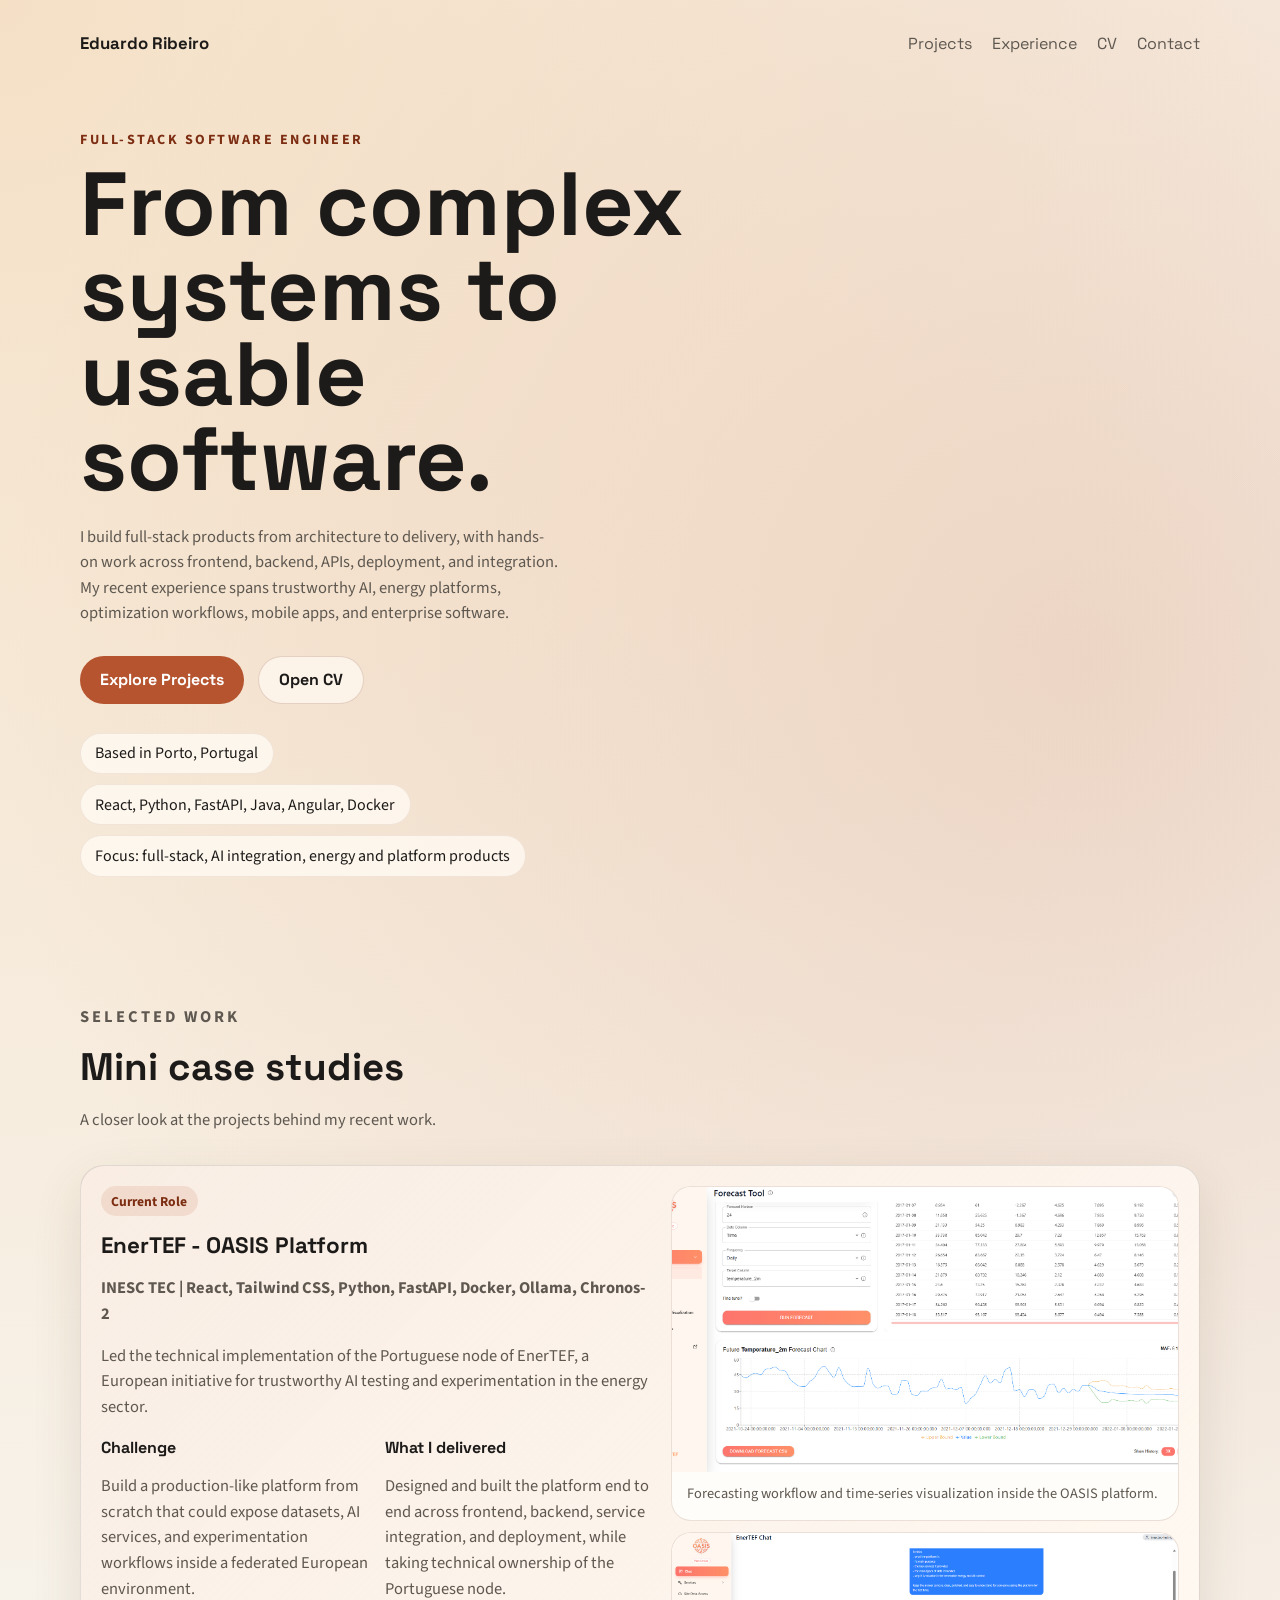
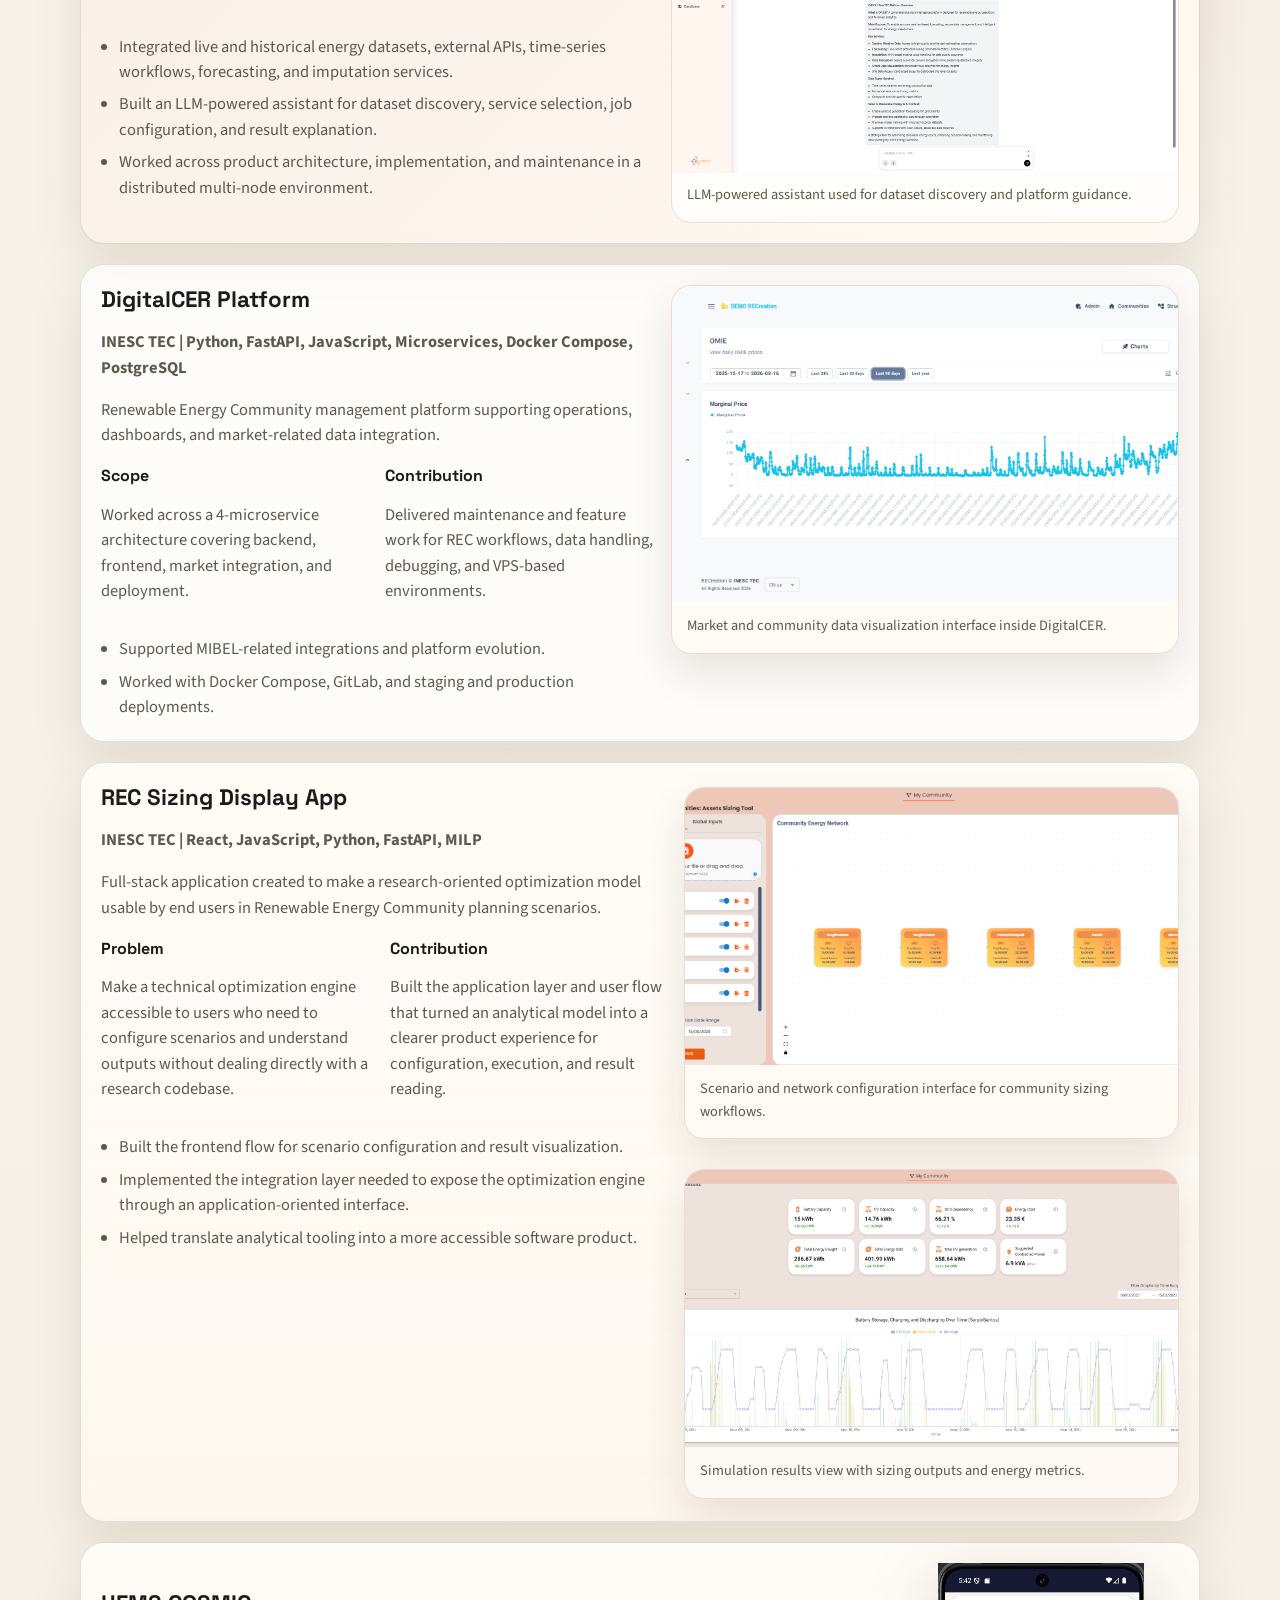
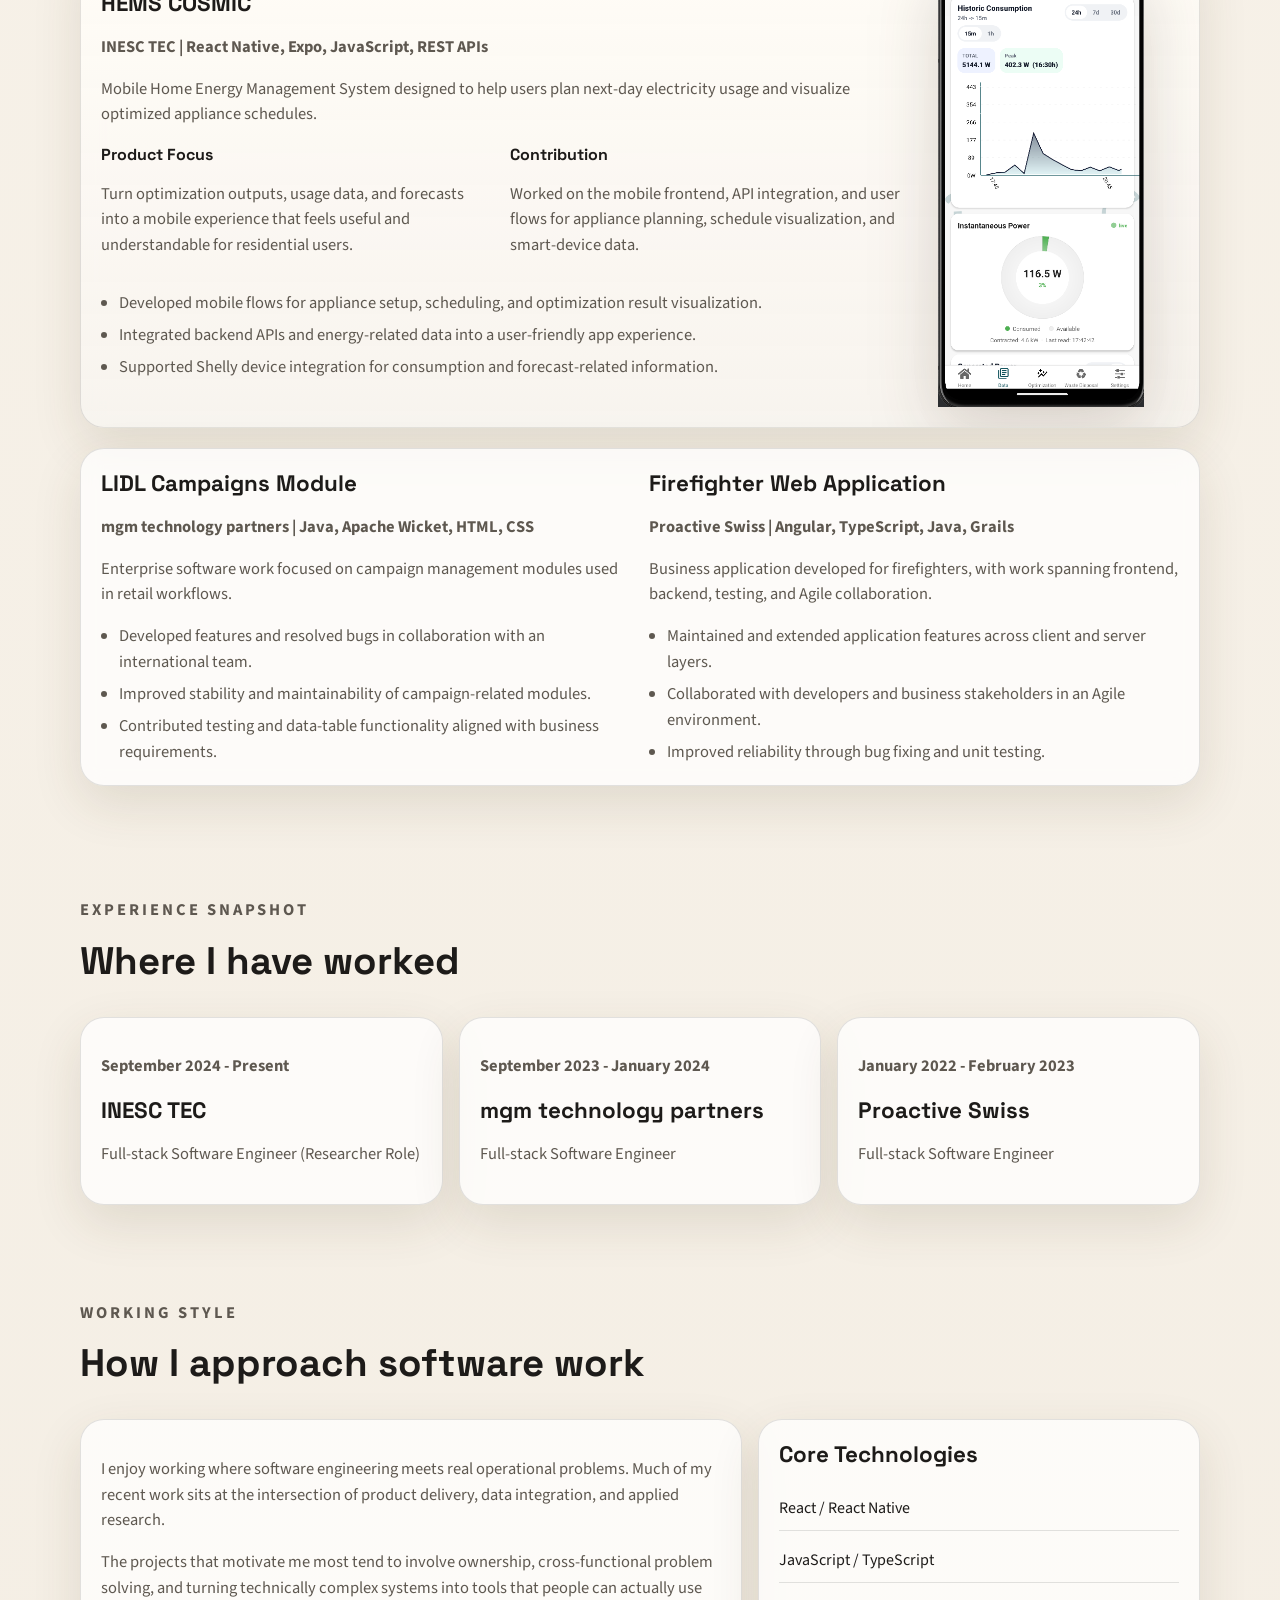
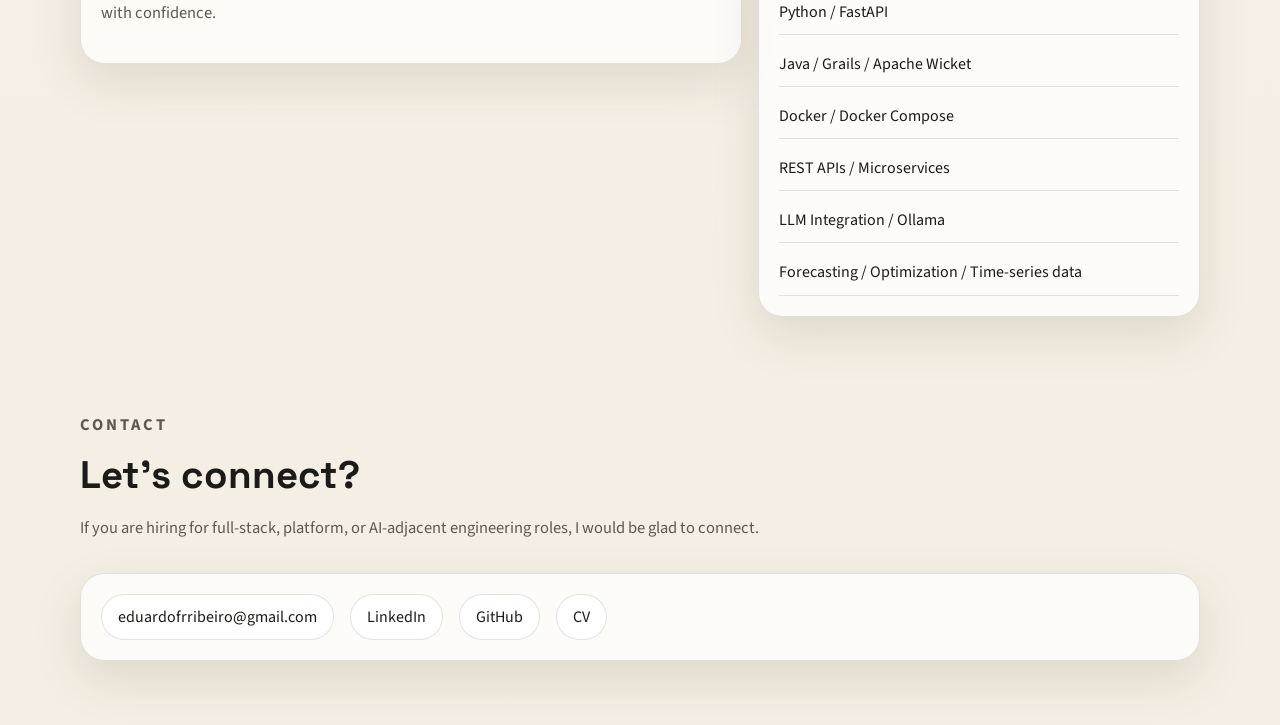
<file: index.html>
<!DOCTYPE html>
<html lang="en">
<head>
  <meta charset="UTF-8">
  <meta name="viewport" content="width=device-width, initial-scale=1.0">
  <title>Eduardo Ribeiro | Full-stack Software Engineer</title>
  <meta name="description" content="Portfolio of Eduardo Ribeiro, a Full-stack Software Engineer working across AI, energy, web, mobile, and enterprise platforms.">
  <link rel="preconnect" href="https://fonts.googleapis.com">
  <link rel="preconnect" href="https://fonts.gstatic.com" crossorigin>
  <link href="https://fonts.googleapis.com/css2?family=Space+Grotesk:wght@400;500;700&family=Source+Sans+3:wght@400;600;700&display=swap" rel="stylesheet">
  <link rel="stylesheet" href="styles.css">
</head>
<body>
  <header class="hero">
    <nav class="topbar">
      <a class="brand" href="#top">Eduardo Ribeiro</a>
      <div class="nav-links">
        <a href="#projects">Projects</a>
        <a href="#experience">Experience</a>
        <a href="cv.html">CV</a>
        <a href="#contact">Contact</a>
      </div>
    </nav>
    <div class="hero-content" id="top">
      <p class="eyebrow">Full-stack Software Engineer</p>
      <h1>From complex systems to usable software.</h1>
      <p class="intro">
        I build full-stack products from architecture to delivery, with hands-on work across frontend, backend, APIs, deployment, and integration. My recent experience spans trustworthy AI, energy platforms, optimization workflows, mobile apps, and enterprise software.
      </p>
      <div class="hero-actions">
        <a class="button primary" href="#projects">Explore Projects</a>
        <a class="button secondary" href="cv.html">Open CV</a>
      </div>
      <ul class="quick-facts">
        <li>Based in Porto, Portugal</li>
        <li>React, Python, FastAPI, Java, Angular, Docker</li>
        <li>Focus: full-stack, AI integration, energy and platform products</li>
      </ul>
    </div>
  </header>

  <main>
    <section class="section" id="projects">
      <div class="section-heading narrow">
        <p class="eyebrow">Selected Work</p>
        <h2>Mini case studies</h2>
        <p>
          A closer look at the projects behind my recent work.
        </p>
      </div>

      <div class="case-study-list">
        <article class="case-study feature-case">
          <div class="case-copy">
            <div class="card-tag">Current Role</div>
            <h3>EnerTEF - OASIS Platform</h3>
            <p class="meta">INESC TEC | React, Tailwind CSS, Python, FastAPI, Docker, Ollama, Chronos-2</p>
            <p>
              Led the technical implementation of the Portuguese node of EnerTEF, a European initiative for trustworthy AI
              testing and experimentation in the energy sector.
            </p>
            <div class="case-columns">
              <div>
                <h4>Challenge</h4>
                <p>Build a production-like platform from scratch that could expose datasets, AI services, and experimentation workflows inside a federated European environment.</p>
              </div>
              <div>
                <h4>What I delivered</h4>
                <p>Designed and built the platform end to end across frontend, backend, service integration, and deployment, while taking technical ownership of the Portuguese node.</p>
              </div>
            </div>
            <ul class="outcome-list">
              <li>Integrated live and historical energy datasets, external APIs, time-series workflows, forecasting, and imputation services.</li>
              <li>Built an LLM-powered assistant for dataset discovery, service selection, job configuration, and result explanation.</li>
              <li>Worked across product architecture, implementation, and maintenance in a distributed multi-node environment.</li>
            </ul>
          </div>
          <div class="case-visual showcase-visual">
            <figure class="image-card wide">
              <img src="assets/images/projects/enertef-forecast.png" alt="EnerTEF forecast workflow and visualization screenshot">
              <figcaption>Forecasting workflow and time-series visualization inside the OASIS platform.</figcaption>
            </figure>
            <figure class="image-card">
              <img src="assets/images/projects/enertef-chat.png" alt="EnerTEF assistant chat screenshot">
              <figcaption>LLM-powered assistant used for dataset discovery and platform guidance.</figcaption>
            </figure>
          </div>
        </article>

        <article class="case-study">
          <div class="case-copy">
            <h3>DigitalCER Platform</h3>
            <p class="meta">INESC TEC | Python, FastAPI, JavaScript, Microservices, Docker Compose, PostgreSQL</p>
            <p>
              Renewable Energy Community management platform supporting operations, dashboards, and market-related data integration.
            </p>
            <div class="case-columns compact">
              <div>
                <h4>Scope</h4>
                <p>Worked across a 4-microservice architecture covering backend, frontend, market integration, and deployment.</p>
              </div>
              <div>
                <h4>Contribution</h4>
                <p>Delivered maintenance and feature work for REC workflows, data handling, debugging, and VPS-based environments.</p>
              </div>
            </div>
            <ul class="outcome-list">
              <li>Supported MIBEL-related integrations and platform evolution.</li>
              <li>Worked with Docker Compose, GitLab, and staging and production deployments.</li>
            </ul>
          </div>
          <div class="case-visual single centered-visual vertical-center">
            <figure class="image-card tall">
              <img src="assets/images/projects/digitalcer-omie-chart.png" alt="DigitalCER market data chart screenshot">
              <figcaption>Market and community data visualization interface inside DigitalCER.</figcaption>
            </figure>
          </div>
        </article>

        <article class="case-study polished-case rec-case">
          <div class="case-copy with-image polished-copy">
            <div>
              <h3>REC Sizing Display App</h3>
              <p class="meta">INESC TEC | React, JavaScript, Python, FastAPI, MILP</p>
              <p>
                Full-stack application created to make a research-oriented optimization model usable by end users in Renewable Energy Community planning scenarios.
              </p>
              <div class="case-columns compact">
                <div>
                  <h4>Problem</h4>
                  <p>Make a technical optimization engine accessible to users who need to configure scenarios and understand outputs without dealing directly with a research codebase.</p>
                </div>
                <div>
                  <h4>Contribution</h4>
                  <p>Built the application layer and user flow that turned an analytical model into a clearer product experience for configuration, execution, and result reading.</p>
                </div>
              </div>
              <ul class="outcome-list">
                <li>Built the frontend flow for scenario configuration and result visualization.</li>
                <li>Implemented the integration layer needed to expose the optimization engine through an application-oriented interface.</li>
                <li>Helped translate analytical tooling into a more accessible software product.</li>
              </ul>
            </div>
            <div class="dual-shot-stack">
              <figure class="image-card widescreen-shot elevated-shot">
                <img src="assets/images/projects/rec-sizing-network.png" alt="REC sizing network configuration screenshot">
                <figcaption>Scenario and network configuration interface for community sizing workflows.</figcaption>
              </figure>
              <figure class="image-card widescreen-shot soft-shot">
                <img src="assets/images/projects/rec-sizing-results.png" alt="REC sizing results dashboard screenshot">
                <figcaption>Simulation results view with sizing outputs and energy metrics.</figcaption>
              </figure>
            </div>
          </div>
        </article>

        <article class="case-study polished-case mobile-case">
          <div class="case-copy with-image polished-copy mobile-polish">
            <div>
              <h3>HEMS COSMIC</h3>
              <p class="meta">INESC TEC | React Native, Expo, JavaScript, REST APIs</p>
              <p>
                Mobile Home Energy Management System designed to help users plan next-day electricity usage and visualize optimized appliance schedules.
              </p>
              <div class="case-columns compact">
                <div>
                  <h4>Product Focus</h4>
                  <p>Turn optimization outputs, usage data, and forecasts into a mobile experience that feels useful and understandable for residential users.</p>
                </div>
                <div>
                  <h4>Contribution</h4>
                  <p>Worked on the mobile frontend, API integration, and user flows for appliance planning, schedule visualization, and smart-device data.</p>
                </div>
              </div>
              <ul class="outcome-list">
                <li>Developed mobile flows for appliance setup, scheduling, and optimization result visualization.</li>
                <li>Integrated backend APIs and energy-related data into a user-friendly app experience.</li>
                <li>Supported Shelly device integration for consumption and forecast-related information.</li>
              </ul>
            </div>
            <figure class="phone-visual clean-phone">
              <img src="assets/images/projects/hems-mobile-dashboard.png" alt="HEMS COSMIC mobile dashboard screenshot">
            </figure>
          </div>
        </article>

        <article class="case-study split-pair enterprise-case">
          <div class="case-copy">
            <h3>LIDL Campaigns Module</h3>
            <p class="meta">mgm technology partners | Java, Apache Wicket, HTML, CSS</p>
            <p>
              Enterprise software work focused on campaign management modules used in retail workflows.
            </p>
            <ul class="outcome-list">
              <li>Developed features and resolved bugs in collaboration with an international team.</li>
              <li>Improved stability and maintainability of campaign-related modules.</li>
              <li>Contributed testing and data-table functionality aligned with business requirements.</li>
            </ul>
          </div>
          <div class="case-copy">
            <h3>Firefighter Web Application</h3>
            <p class="meta">Proactive Swiss | Angular, TypeScript, Java, Grails</p>
            <p>
              Business application developed for firefighters, with work spanning frontend, backend, testing, and Agile collaboration.
            </p>
            <ul class="outcome-list">
              <li>Maintained and extended application features across client and server layers.</li>
              <li>Collaborated with developers and business stakeholders in an Agile environment.</li>
              <li>Improved reliability through bug fixing and unit testing.</li>
            </ul>
          </div>
        </article>
      </div>
    </section>

    <section class="section spotlight" id="experience">
      <div class="section-heading narrow">
        <p class="eyebrow">Experience Snapshot</p>
        <h2>Where I have worked</h2>
      </div>
      <div class="timeline">
        <article>
          <p class="timeline-date">September 2024 - Present</p>
          <h3>INESC TEC</h3>
          <p>Full-stack Software Engineer (Researcher Role)</p>
        </article>
        <article>
          <p class="timeline-date">September 2023 - January 2024</p>
          <h3>mgm technology partners</h3>
          <p>Full-stack Software Engineer</p>
        </article>
        <article>
          <p class="timeline-date">January 2022 - February 2023</p>
          <h3>Proactive Swiss</h3>
          <p>Full-stack Software Engineer</p>
        </article>
      </div>
    </section>

    <section class="section" id="about">
      <div class="section-heading narrow">
        <p class="eyebrow">Working Style</p>
        <h2>How I approach software work</h2>
      </div>
      <div class="two-column">
        <div class="story-panel">
          <p>
            I enjoy working where software engineering meets real operational problems. Much of my recent work sits at the intersection of
            product delivery, data integration, and applied research.
          </p>
          <p>
            The projects that motivate me most tend to involve ownership, cross-functional problem solving, and turning technically complex systems
            into tools that people can actually use with confidence.
          </p>
        </div>
        <div class="skills-panel">
          <h3>Core Technologies</h3>
          <ul class="skills-list">
            <li>React / React Native</li>
            <li>JavaScript / TypeScript</li>
            <li>Python / FastAPI</li>
            <li>Java / Grails / Apache Wicket</li>
            <li>Docker / Docker Compose</li>
            <li>REST APIs / Microservices</li>
            <li>LLM Integration / Ollama</li>
            <li>Forecasting / Optimization / Time-series data</li>
          </ul>
        </div>
      </div>
    </section>

    <section class="section contact" id="contact">
      <div class="section-heading narrow">
        <p class="eyebrow">Contact</p>
        <h2>Let's connect?</h2>
        <p>If you are hiring for full-stack, platform, or AI-adjacent engineering roles, I would be glad to connect.</p>
      </div>
      <div class="contact-card">
        <a href="mailto:eduardofrribeiro@gmail.com">eduardofrribeiro@gmail.com</a>
        <a href="https://www.linkedin.com/in/eduardo-fr-ribeiro">LinkedIn</a>
        <a href="https://github.com/eduardofrribeiro">GitHub</a>
        <a href="cv.html">CV</a>
      </div>
    </section>
  </main>
</body>
</html>
</file>
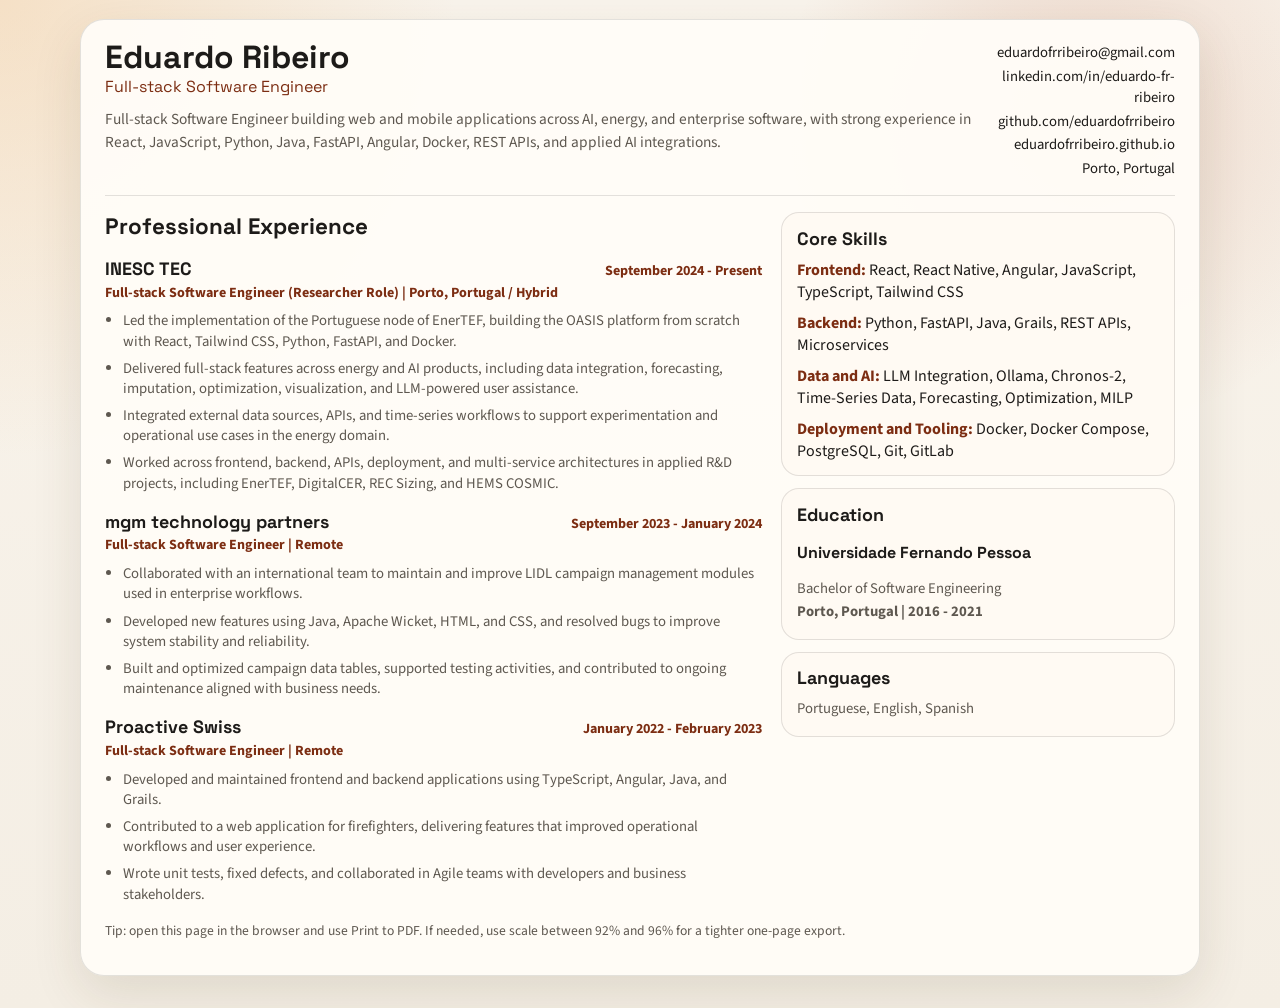
<file: cv.html>
<!DOCTYPE html>
<html lang="en">
<head>
  <meta charset="UTF-8">
  <meta name="viewport" content="width=device-width, initial-scale=1.0">
  <title>Eduardo Ribeiro | CV</title>
  <meta name="description" content="Printable CV of Eduardo Ribeiro.">
  <link rel="preconnect" href="https://fonts.googleapis.com">
  <link rel="preconnect" href="https://fonts.gstatic.com" crossorigin>
  <link href="https://fonts.googleapis.com/css2?family=Space+Grotesk:wght@400;500;700&family=Source+Sans+3:wght@400;600;700&display=swap" rel="stylesheet">
  <link rel="stylesheet" href="styles.css">
</head>
<body>
  <main class="cv-page">
    <section class="cv-sheet">
      <header class="cv-header">
        <div>
          <h1 class="cv-name">Eduardo Ribeiro</h1>
          <p class="cv-role">Full-stack Software Engineer</p>
          <p class="cv-summary">
            Full-stack Software Engineer building web and mobile applications across AI, energy, and enterprise software, with strong experience in React, JavaScript, Python, Java, FastAPI, Angular, Docker, REST APIs, and applied AI integrations.
          </p>
        </div>
        <div class="cv-contact">
          <a href="mailto:eduardofrribeiro@gmail.com">eduardofrribeiro@gmail.com</a>
          <a href="https://www.linkedin.com/in/eduardo-fr-ribeiro">linkedin.com/in/eduardo-fr-ribeiro</a>
          <a href="https://github.com/eduardofrribeiro">github.com/eduardofrribeiro</a>
          <a href="https://eduardofrribeiro.github.io">eduardofrribeiro.github.io</a>
          <span>Porto, Portugal</span>
        </div>
      </header>

      <section class="cv-section cv-grid">
        <div>
          <article class="cv-item">
            <div class="cv-item-title-row">
              <h2>Professional Experience</h2>
            </div>
          </article>

          <article class="cv-item">
            <div class="cv-item-title-row">
              <h3>INESC TEC</h3>
              <p class="cv-meta">September 2024 - Present</p>
            </div>
            <p class="cv-meta">Full-stack Software Engineer (Researcher Role) | Porto, Portugal / Hybrid</p>
            <ul>
              <li>Led the implementation of the Portuguese node of EnerTEF, building the OASIS platform from scratch with React, Tailwind CSS, Python, FastAPI, and Docker.</li>
              <li>Delivered full-stack features across energy and AI products, including data integration, forecasting, imputation, optimization, visualization, and LLM-powered user assistance.</li>
              <li>Integrated external data sources, APIs, and time-series workflows to support experimentation and operational use cases in the energy domain.</li>
              <li>Worked across frontend, backend, APIs, deployment, and multi-service architectures in applied R&D projects, including EnerTEF, DigitalCER, REC Sizing, and HEMS COSMIC.</li>
            </ul>
          </article>

          <article class="cv-item">
            <div class="cv-item-title-row">
              <h3>mgm technology partners</h3>
              <p class="cv-meta">September 2023 - January 2024</p>
            </div>
            <p class="cv-meta">Full-stack Software Engineer | Remote</p>
            <ul>
              <li>Collaborated with an international team to maintain and improve LIDL campaign management modules used in enterprise workflows.</li>
              <li>Developed new features using Java, Apache Wicket, HTML, and CSS, and resolved bugs to improve system stability and reliability.</li>
              <li>Built and optimized campaign data tables, supported testing activities, and contributed to ongoing maintenance aligned with business needs.</li>
            </ul>
          </article>

          <article class="cv-item">
            <div class="cv-item-title-row">
              <h3>Proactive Swiss</h3>
              <p class="cv-meta">January 2022 - February 2023</p>
            </div>
            <p class="cv-meta">Full-stack Software Engineer | Remote</p>
            <ul>
              <li>Developed and maintained frontend and backend applications using TypeScript, Angular, Java, and Grails.</li>
              <li>Contributed to a web application for firefighters, delivering features that improved operational workflows and user experience.</li>
              <li>Wrote unit tests, fixed defects, and collaborated in Agile teams with developers and business stakeholders.</li>
            </ul>
          </article>
        </div>

        <aside>
          <div class="cv-side-card">
            <h2>Core Skills</h2>
            <ul class="cv-skill-list">
              <li><strong>Frontend:</strong> React, React Native, Angular, JavaScript, TypeScript, Tailwind CSS</li>
              <li><strong>Backend:</strong> Python, FastAPI, Java, Grails, REST APIs, Microservices</li>
              <li><strong>Data and AI:</strong>  LLM Integration, Ollama, Chronos-2, Time-Series Data, Forecasting, Optimization, MILP</li>
              <li><strong>Deployment and Tooling:</strong> Docker, Docker Compose, PostgreSQL, Git, GitLab</li>
            </ul>
          </div>

          <div class="cv-side-card">
            <h2>Education</h2>
            <div class="cv-block">
              <h3>Universidade Fernando Pessoa</h3>
              <p>Bachelor of Software Engineering</p>
              <p class="cv-meta">Porto, Portugal | 2016 - 2021</p>
            </div>
          </div>

          <div class="cv-side-card">
            <h2>Languages</h2>
            <div class="cv-block">
              <p>Portuguese, English, Spanish</p>
            </div>
          </div>
        </aside>
      </section>

      <p class="cv-print-note">Tip: open this page in the browser and use Print to PDF. If needed, use scale between 92% and 96% for a tighter one-page export.</p>
    </section>
  </main>
</body>
</html>
</file>
<file: styles.css>
:root {
  --bg: #f6f1e8;
  --surface: rgba(255, 255, 255, 0.74);
  --surface-strong: #fffaf3;
  --text: #1d1b19;
  --muted: #5e5850;
  --line: rgba(29, 27, 25, 0.12);
  --accent: #b5542f;
  --accent-dark: #7c2d12;
  --shadow: 0 18px 50px rgba(77, 57, 28, 0.12);
  --radius: 24px;
}

* { box-sizing: border-box; }
html { scroll-behavior: smooth; }
html, body {
  width: 100%;
  max-width: 100%;
  overflow-x: clip;
}

body {
  margin: 0;
  font-family: "Source Sans 3", sans-serif;
  color: var(--text);
  background:
    radial-gradient(circle at top left, rgba(240, 200, 152, 0.45), transparent 28%),
    radial-gradient(circle at 85% 12%, rgba(181, 84, 47, 0.18), transparent 22%),
    linear-gradient(180deg, #f9f4ec 0%, #f4eee4 100%);
}

a { color: inherit; text-decoration: none; }

.hero,
.section,
.cv-page {
  width: min(1120px, calc(100vw - 2rem));
  max-width: calc(100vw - 2rem);
  margin: 0 auto;
}

.hero {
  min-height: 100vh;
  padding: 1.25rem 0 4rem;
  display: flex;
  flex-direction: column;
}

.topbar {
  display: flex;
  justify-content: space-between;
  align-items: center;
  gap: 1rem;
  padding: 0.75rem 0;
}

.brand,
.nav-links a,
.button,
h1,
h2,
h3,
h4,
.cv-name,
.cv-role {
  font-family: "Space Grotesk", sans-serif;
}

.brand { font-weight: 700; font-size: 1.05rem; }
.nav-links { display: flex; gap: 1.25rem; color: var(--muted); }

.hero-content {
  margin: auto 0;
  max-width: 820px;
  padding: 4rem 0 2rem;
}

.eyebrow {
  margin: 0 0 0.75rem;
  font-size: 0.88rem;
  letter-spacing: 0.18em;
  text-transform: uppercase;
  color: var(--accent-dark);
  font-weight: 700;
}

h1 {
  margin: 0;
  font-size: clamp(3rem, 7vw, 5.7rem);
  line-height: 0.95;
  max-width: 12ch;
}

.intro,
.section-heading p,
.case-copy p,
.case-copy li,
.timeline p,
.story-panel p,
.cv-summary,
.cv-item li,
.cv-meta,
.cv-block p,
figcaption {
  color: var(--muted);
  font-size: 1.03rem;
  line-height: 1.55;
}

.intro { margin: 1.4rem 0 0; max-width: 60ch; }

.hero-actions {
  display: flex;
  gap: 0.9rem;
  margin-top: 1.8rem;
  flex-wrap: wrap;
}

.button {
  display: inline-flex;
  align-items: center;
  justify-content: center;
  min-height: 48px;
  padding: 0 1.25rem;
  border-radius: 999px;
  font-weight: 700;
  transition: transform 180ms ease, background-color 180ms ease, color 180ms ease;
}

.button:hover { transform: translateY(-1px); }
.button.primary { background: var(--accent); color: #fff; }
.button.secondary { border: 1px solid rgba(124, 45, 18, 0.18); background: rgba(255, 250, 243, 0.72); }

.quick-facts {
  list-style: none;
  padding: 0;
  margin: 1.8rem 0 0;
  display: grid;
  gap: 0.6rem;
}

.quick-facts li {
  width: fit-content;
  padding: 0.55rem 0.9rem;
  border-radius: 999px;
  background: rgba(255, 250, 243, 0.8);
  border: 1px solid rgba(124, 45, 18, 0.09);
}

.section { padding: 2rem 0 4rem; }
.section-heading { margin-bottom: 2rem; }
.section-heading.narrow { max-width: 740px; }

h2 { margin: 0; font-size: clamp(2rem, 3vw, 3rem); }

.case-study-list { display: grid; gap: 1.25rem; }

.case-study,
.timeline article,
.story-panel,
.skills-panel,
.contact-card,
.cv-sheet {
  border: 1px solid var(--line);
  border-radius: var(--radius);
  background: var(--surface);
  box-shadow: var(--shadow);
}

.case-study {
  display: grid;
  grid-template-columns: minmax(0, 1fr) minmax(0, 0.92fr);
  gap: 1.1rem;
  padding: 1.25rem;
  backdrop-filter: blur(10px);
  overflow: clip;
  isolation: isolate;
}

.feature-case {
  background: linear-gradient(135deg, rgba(181, 84, 47, 0.08), rgba(255, 250, 243, 0.9)), #fffaf3;
}

.split-pair { grid-template-columns: repeat(2, minmax(0, 1fr)); overflow: clip; }
.project-pair { align-items: start; }

.case-copy,
.case-visual,
.image-card {
  min-width: 0;
}

.case-copy h3,
.timeline h3,
.skills-panel h3,
.cv-section h2,
.cv-item h3 {
  margin: 0;
  font-size: 1.4rem;
}

.case-copy h4 { margin: 0 0 0.35rem; font-size: 1rem; }

.card-tag {
  display: inline-block;
  margin-bottom: 0.9rem;
  padding: 0.35rem 0.65rem;
  border-radius: 999px;
  background: rgba(181, 84, 47, 0.12);
  color: var(--accent-dark);
  font-size: 0.85rem;
  font-weight: 700;
}

.meta,
.timeline-date,
.cv-meta,
.cv-skill-list strong {
  color: var(--accent-dark);
  font-weight: 700;
}

.case-columns {
  display: grid;
  grid-template-columns: 1fr 1fr;
  gap: 1rem;
  margin-top: 1rem;
}

.outcome-list,
.skills-list,
.cv-item ul,
.cv-skill-list {
  margin: 1rem 0 0;
  padding-left: 1.15rem;
}

.outcome-list li + li,
.skills-list li + li,
.cv-item li + li { margin-top: 0.42rem; }
.case-visual { display: grid; gap: 1rem; align-content: start; min-width: 0; }
.with-image { display: grid; gap: 1rem; min-width: 0; }
.mobile-showcase { grid-template-columns: minmax(0, 1fr) 190px; align-items: start; }
.polished-case {
  grid-template-columns: 1fr;
  background: linear-gradient(180deg, rgba(255, 252, 247, 0.96), rgba(255, 248, 240, 0.86));
}
.rec-case {
  min-height: 760px;
}


.polished-copy {
  grid-template-columns: minmax(0, 1fr) minmax(320px, 0.88fr);
  gap: 1.25rem;
  align-items: start;
}

.mobile-case {
  grid-template-columns: 1fr;
  background: linear-gradient(180deg, rgba(255, 252, 247, 0.96), rgba(247, 244, 239, 0.9));
}

.mobile-polish {
  grid-template-columns: minmax(0, 1fr) 220px;
  gap: 1.4rem;
  align-items: start;
}

.dual-shot-stack {
  display: grid;
  grid-template-columns: 1fr;
  gap: 1rem;
  align-items: start;
}

.widescreen-shot {
  max-width: 100%;
  align-self: start;
}

.widescreen-shot img {
  aspect-ratio: 16 / 9;
}

.elevated-shot {
  transform: translateY(4px);
}



.image-card {
  margin: 0;
  width: 100%;
  max-width: 100%;
  border-radius: 20px;
  overflow: hidden;
  background: rgba(255, 250, 243, 0.9);
  border: 1px solid rgba(124, 45, 18, 0.14);
  box-shadow: 0 18px 42px rgba(73, 48, 22, 0.12);
  contain: layout paint;
}

.image-card img {
  display: block;
  width: 100%;
  max-width: 100%;
  height: auto;
  object-fit: cover;
  vertical-align: middle;
}

.image-card figcaption {
  padding: 0.8rem 0.95rem 0.95rem;
  font-size: 0.9rem;
}
.soft-shot {
  transform: translateY(18px);
}

.mobile-polish {
  grid-template-columns: minmax(0, 1fr) 260px;
  gap: 1rem;
  align-items: stretch;
}

.mobile-polish > div {
  align-self: center;
}


.image-card.wide { max-width: 100%; }
.image-card.wide img { aspect-ratio: 16 / 9; }
.image-card.mid { max-width: 100%; }
.image-card.mid img { aspect-ratio: 16 / 10; }
.image-card.tall { max-width: min(100%, 480px); }
.image-card.tall img { aspect-ratio: 16 / 10; }
.image-card.phone-shot { max-width: 170px; justify-self: center; }
.image-card.phone-shot img { aspect-ratio: 9 / 16; object-fit: contain; background: linear-gradient(180deg, #f6f1e8, #ffffff); height: 100%; }

.showcase-visual {
  grid-template-columns: 1fr;
  max-width: 100%;
  overflow: clip;
}

.showcase-visual {
  gap: 0.75rem;
}

.showcase-visual .image-card {
  box-shadow: none;
  background: rgba(255, 253, 249, 0.96);
}

.showcase-visual .image-card + .image-card {
  margin-top: -0.1rem;
}

.showcase-visual .image-card figcaption {
  padding-top: 0.7rem;
}


.showcase-visual .image-card.wide {
  max-width: 100%;
}

.centered-visual {
  align-items: center;
}

.centered-visual .image-card {
  max-width: 520px;
  justify-self: center;
}
.vertical-center {
  align-items: center;
}

.vertical-center .image-card {
  align-self: center;
}

.phone-visual {
  margin: 0;
  display: flex;
  justify-content: center;
  align-items: center;
  min-width: 0;
}

.phone-visual img {
  display: block;
  width: 100%;
  max-width: 250px;
  height: auto;
  aspect-ratio: 9 / 16;
  object-fit: contain;
  filter: drop-shadow(0 20px 34px rgba(54, 35, 17, 0.18));
}

.clean-phone {
  align-self: center;
  justify-self: start;
  margin-left: -0.2rem;
}


.spotlight { padding-top: 3rem; }
.timeline { display: grid; grid-template-columns: repeat(3, 1fr); gap: 1rem; }
.timeline article,
.story-panel,
.skills-panel,
.contact-card { padding: 1.25rem; }

.two-column {
  display: grid;
  grid-template-columns: 1.2fr 0.8fr;
  gap: 1rem;
  align-items: start;
}

.skills-list { list-style: none; padding: 0; }
.skills-list li { padding: 0.7rem 0; border-bottom: 1px solid var(--line); }

.contact-card {
  display: flex;
  gap: 1rem;
  flex-wrap: wrap;
}

.contact-card a {
  min-height: 46px;
  display: inline-flex;
  align-items: center;
  padding: 0 1rem;
  border-radius: 999px;
  background: #fff;
  border: 1px solid var(--line);
}

.cv-page { padding: 1.2rem 0 2rem; }
.cv-sheet {
  padding: 1.35rem 1.5rem;
  background: rgba(255, 252, 247, 0.96);
}

.cv-header {
  display: flex;
  justify-content: space-between;
  gap: 1.2rem;
  align-items: flex-start;
  padding-bottom: 1rem;
  border-bottom: 1px solid var(--line);
}

.cv-name { margin: 0; font-size: 2rem; }
.cv-role { margin: 0.25rem 0 0; color: var(--accent-dark); font-size: 1rem; }
.cv-summary { margin: 0.7rem 0 0; font-size: 0.96rem; line-height: 1.45; }

.cv-contact {
  display: grid;
  gap: 0.18rem;
  justify-items: end;
  text-align: right;
  font-size: 0.92rem;
}

.cv-section { padding-top: 1rem; }
.cv-grid { display: grid; grid-template-columns: 1.5fr 0.9fr; gap: 1.2rem; }
.cv-item + .cv-item { margin-top: 1rem; }

.cv-item-title-row {
  display: flex;
  justify-content: space-between;
  gap: 1rem;
  align-items: baseline;
}

.cv-item h3 { font-size: 1.12rem; }
.cv-meta { margin: 0.15rem 0 0; font-size: 0.88rem; line-height: 1.35; }
.cv-item ul { margin-top: 0.55rem; }
.cv-item li { font-size: 0.92rem; line-height: 1.38; }

.cv-side-card {
  padding: 0.85rem 0.95rem;
  border-radius: 18px;
  background: rgba(255, 250, 243, 0.88);
  border: 1px solid var(--line);
}

.cv-side-card + .cv-side-card { margin-top: 0.75rem; }
.cv-side-card h2 { font-size: 1.12rem; margin-bottom: 0.6rem; }
.cv-skill-list { list-style: none; padding: 0; margin: 0; }
.cv-skill-list li + li { margin-top: 0.55rem; }
.cv-block h3 { font-size: 1rem; }
.cv-block p { margin: 0.2rem 0; font-size: 0.92rem; line-height: 1.35; }
.cv-print-note { margin-top: 1rem; color: var(--muted); font-size: 0.85rem; }

@media (max-width: 920px) {
  .hero,
  .section,
  .cv-page {
    width: min(100vw - 1.25rem, 100% - 1.25rem);
    max-width: calc(100vw - 1.25rem);
  }

  .case-study,
  .split-pair,
  .timeline,
  .two-column,
  .cv-grid,
  .cv-header,
  .polished-copy,
  .mobile-polish,
  .case-columns {
    grid-template-columns: 1fr;
  }

  .case-study,
  .timeline article,
  .story-panel,
  .skills-panel,
  .contact-card,
  .cv-sheet {
    border-radius: 20px;
  }

  .case-study {
    padding: 1rem;
    gap: 1rem;
  }

  .case-visual,
  .centered-visual .image-card,
  .image-card.tall,
  .phone-visual {
    max-width: 100%;
    justify-self: stretch;
    margin-left: 0;
  }

  .centered-visual .image-card,
  .image-card.tall,
  .phone-visual {
    justify-self: center;
  }

  .phone-visual img {
    max-width: 220px;
  }

  .rec-case {
    min-height: 0;
  }

  .soft-shot,
  .elevated-shot {
    transform: none;
  }

  .timeline {
    grid-template-columns: 1fr;
  }

  .cv-contact {
    justify-items: start;
    text-align: left;
  }
}

@media (max-width: 640px) {
  .hero {
    min-height: auto;
    padding: 0.75rem 0 2.25rem;
  }

  .topbar {
    flex-direction: column;
    align-items: stretch;
    gap: 0.85rem;
  }

  .brand {
    font-size: 1rem;
  }

  .nav-links {
    display: grid;
    grid-template-columns: repeat(2, minmax(0, 1fr));
    gap: 0.6rem;
    width: 100%;
  }

  .nav-links a {
    display: inline-flex;
    justify-content: center;
    align-items: center;
    min-height: 42px;
    border-radius: 999px;
    background: rgba(255, 250, 243, 0.84);
    border: 1px solid rgba(124, 45, 18, 0.10);
  }

  .hero-content {
    padding-top: 1.2rem;
  }

  .eyebrow {
    font-size: 0.78rem;
    letter-spacing: 0.14em;
  }

  h1 {
    font-size: clamp(2.2rem, 12vw, 3.3rem);
    line-height: 0.98;
    max-width: 10ch;
  }

  .intro,
  .section-heading p,
  .case-copy p,
  .case-copy li,
  .timeline p,
  .story-panel p,
  figcaption {
    font-size: 0.98rem;
    line-height: 1.55;
  }

  .hero-actions {
    display: grid;
    grid-template-columns: 1fr;
    width: 100%;
  }

  .button {
    width: 100%;
  }

  .quick-facts li {
    width: 100%;
  }

  .section {
    padding: 1.25rem 0 2.5rem;
  }

  .section-heading {
    margin-bottom: 1.35rem;
  }

  h2 {
    font-size: clamp(1.7rem, 8vw, 2.25rem);
  }

  .case-copy h3,
  .timeline h3,
  .skills-panel h3 {
    font-size: 1.2rem;
  }

  .card-tag,
  .role-tags span,
  .arch-flow span {
    font-size: 0.78rem;
  }

  .case-columns,
  .dual-shot-stack {
    gap: 0.8rem;
  }

  .contact-card {
    display: grid;
    grid-template-columns: 1fr;
  }

  .contact-card a {
    width: 100%;
    justify-content: center;
  }

  .skills-list li {
    padding: 0.62rem 0;
  }
}

@media print {
  body { background: #fff; }
  .cv-page { width: 100%; margin: 0; padding: 0; }
  .cv-sheet { border: none; box-shadow: none; padding: 0; }
  .cv-print-note { display: none; }
  .cv-summary { font-size: 0.9rem; }
  .cv-item li { font-size: 0.86rem; }
}
</file>
